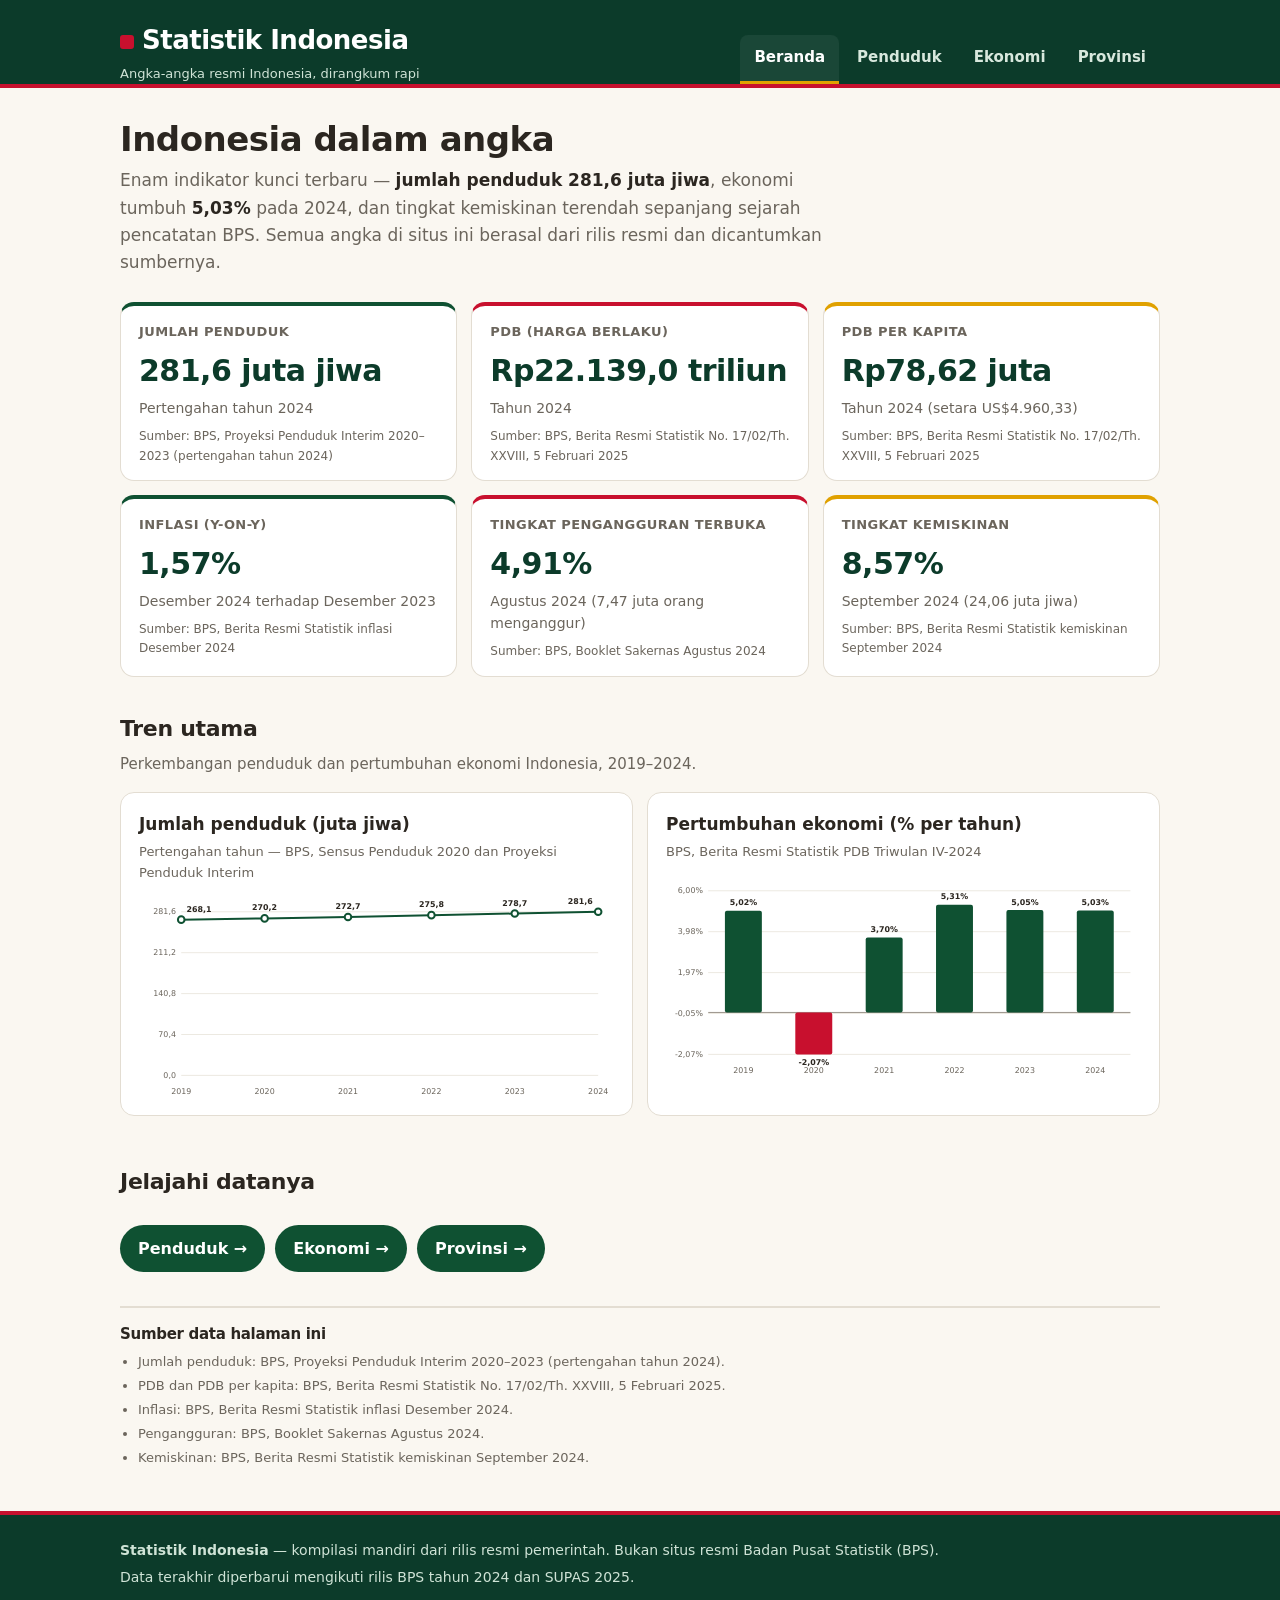
<file: app/index.html>
<!DOCTYPE html>
<html lang="id">
<head>
<meta charset="utf-8">
<meta name="viewport" content="width=device-width, initial-scale=1">
<title>Statistik Indonesia — Beranda</title>
<meta name="description" content="Dasbor indikator kunci Indonesia: penduduk, PDB, inflasi, pengangguran, dan kemiskinan, dari data resmi BPS.">
<link rel="stylesheet" href="style.css">
</head>
<body data-page="home">
<header class="site-header">
  <div class="header-inner">
    <a class="brand" href="index.html">
      <span class="brand-name"><span class="brand-mark"></span>Statistik Indonesia</span>
      <p class="brand-tag">Angka-angka resmi Indonesia, dirangkum rapi</p>
    </a>
    <nav class="site-nav" aria-label="Navigasi utama">
      <a href="index.html">Beranda</a>
      <a href="penduduk.html">Penduduk</a>
      <a href="ekonomi.html">Ekonomi</a>
      <a href="provinsi.html">Provinsi</a>
    </nav>
  </div>
</header>

<main class="wrap">
  <section class="hero">
    <h1>Indonesia dalam angka</h1>
    <p>Enam indikator kunci terbaru — <strong>jumlah penduduk 281,6 juta jiwa</strong>, ekonomi tumbuh <strong>5,03%</strong> pada 2024, dan tingkat kemiskinan terendah sepanjang sejarah pencatatan BPS. Semua angka di situs ini berasal dari rilis resmi dan dicantumkan sumbernya.</p>
  </section>

  <div class="kpi-grid" id="kpi-grid"></div>

  <h2>Tren utama</h2>
  <p class="section-note">Perkembangan penduduk dan pertumbuhan ekonomi Indonesia, 2019–2024.</p>
  <div class="chart-grid">
    <section class="panel">
      <h3>Jumlah penduduk (juta jiwa)</h3>
      <p class="panel-note">Pertengahan tahun — BPS, Sensus Penduduk 2020 dan Proyeksi Penduduk Interim</p>
      <div id="chart-population"></div>
    </section>
    <section class="panel">
      <h3>Pertumbuhan ekonomi (% per tahun)</h3>
      <p class="panel-note">BPS, Berita Resmi Statistik PDB Triwulan IV-2024</p>
      <div id="chart-growth"></div>
    </section>
  </div>

  <h2>Jelajahi datanya</h2>
  <div class="page-links">
    <a href="penduduk.html">Penduduk →</a>
    <a href="ekonomi.html">Ekonomi →</a>
    <a href="provinsi.html">Provinsi →</a>
  </div>

  <section class="sources">
    <h2>Sumber data halaman ini</h2>
    <ul>
      <li>Jumlah penduduk: BPS, Proyeksi Penduduk Interim 2020–2023 (pertengahan tahun 2024).</li>
      <li>PDB dan PDB per kapita: BPS, Berita Resmi Statistik No. 17/02/Th. XXVIII, 5 Februari 2025.</li>
      <li>Inflasi: BPS, Berita Resmi Statistik inflasi Desember 2024.</li>
      <li>Pengangguran: BPS, Booklet Sakernas Agustus 2024.</li>
      <li>Kemiskinan: BPS, Berita Resmi Statistik kemiskinan September 2024.</li>
    </ul>
  </section>
</main>

<footer class="site-footer">
  <div class="wrap">
    <p><strong>Statistik Indonesia</strong> — kompilasi mandiri dari rilis resmi pemerintah. Bukan situs resmi Badan Pusat Statistik (BPS).</p>
    <p>Data terakhir diperbarui mengikuti rilis BPS tahun 2024 dan SUPAS 2025.</p>
  </div>
</footer>

<script src="data.js"></script>
<script src="charts.js"></script>
<script src="main.js"></script>
<script>
(function () {
  var D = window.STATS_DATA;
  var host = document.getElementById("kpi-grid");
  if (!D || !host) return;
  var styles = ["", "red", "gold", "", "red", "gold"];
  host.innerHTML = D.INDICATORS.map(function (k, i) {
    return '<article class="kpi ' + styles[i % styles.length] + '">' +
      '<div class="kpi-label">' + k.label + '</div>' +
      '<div class="kpi-value">' + k.value + '</div>' +
      '<p class="kpi-detail">' + k.detail + '</p>' +
      '<p class="kpi-source">Sumber: ' + k.source + '</p>' +
      '</article>';
  }).join("");
})();
</script>
</body>
</html>
</file>
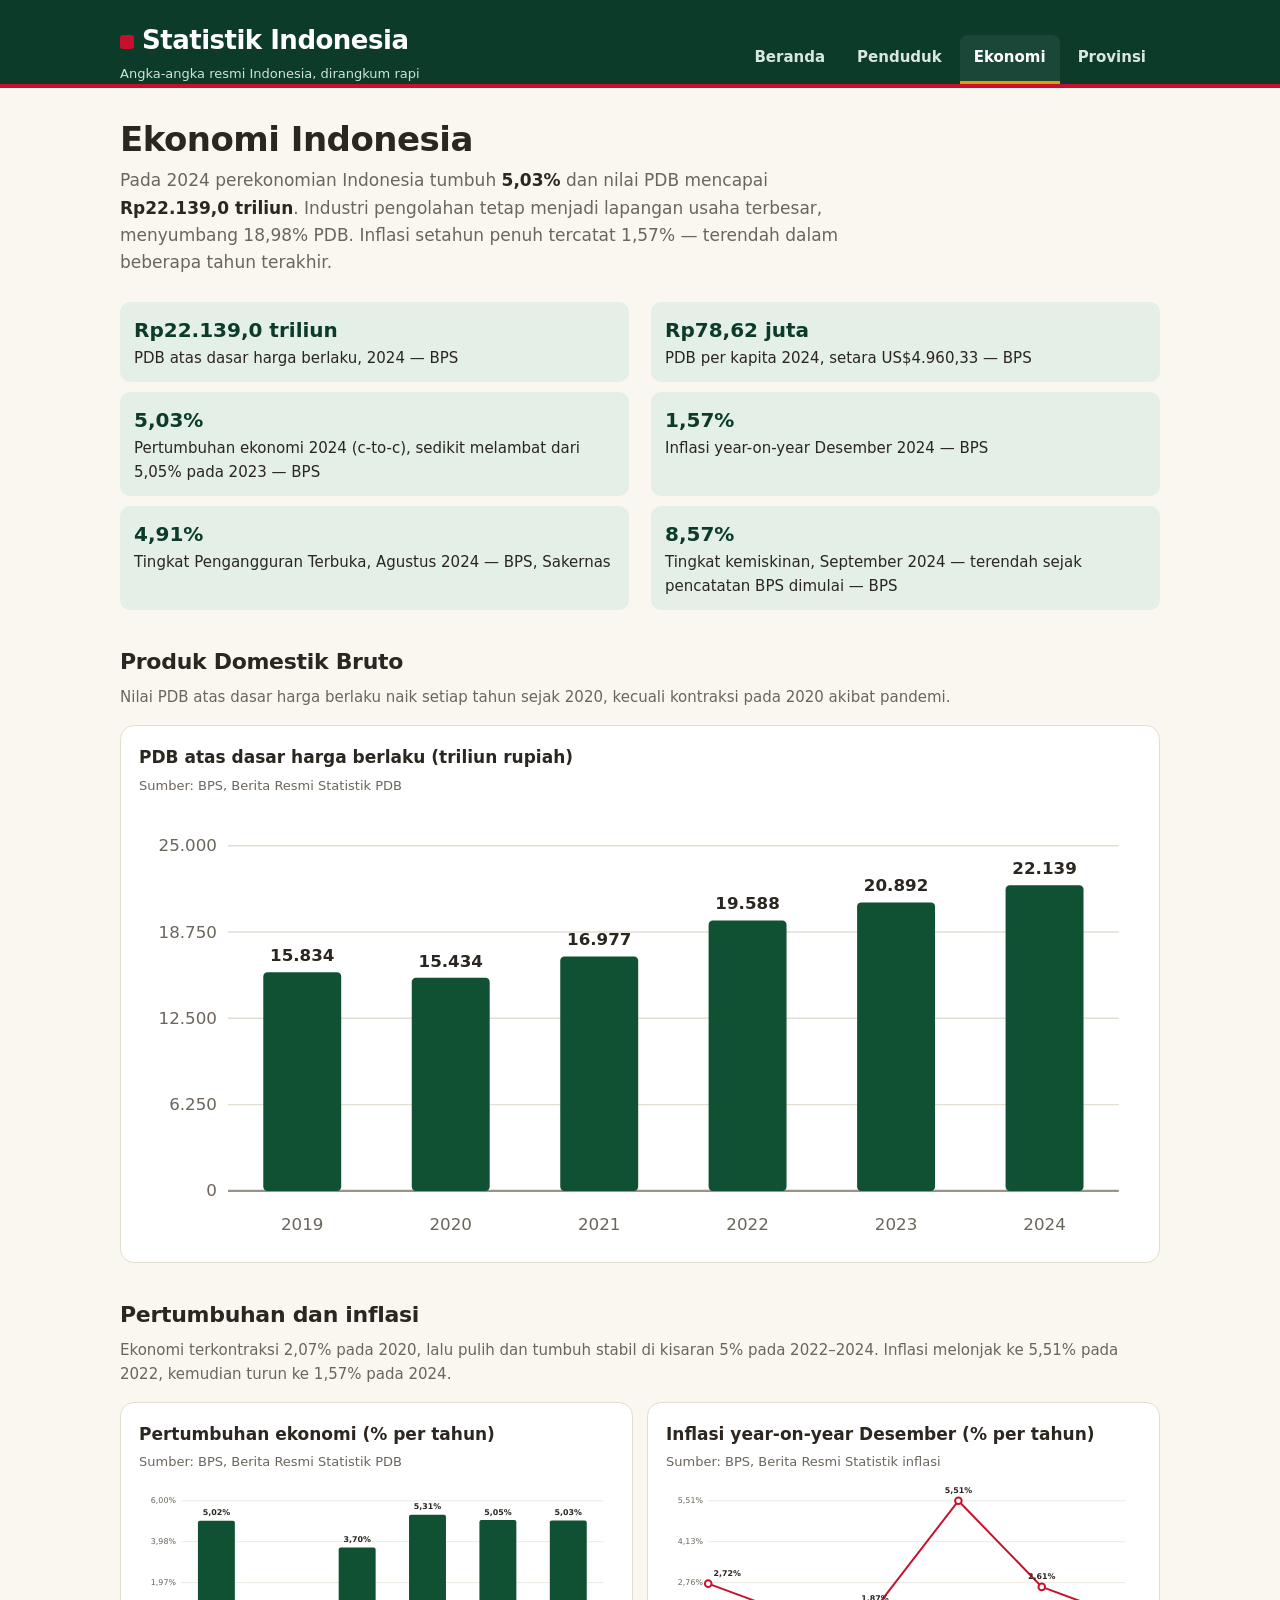
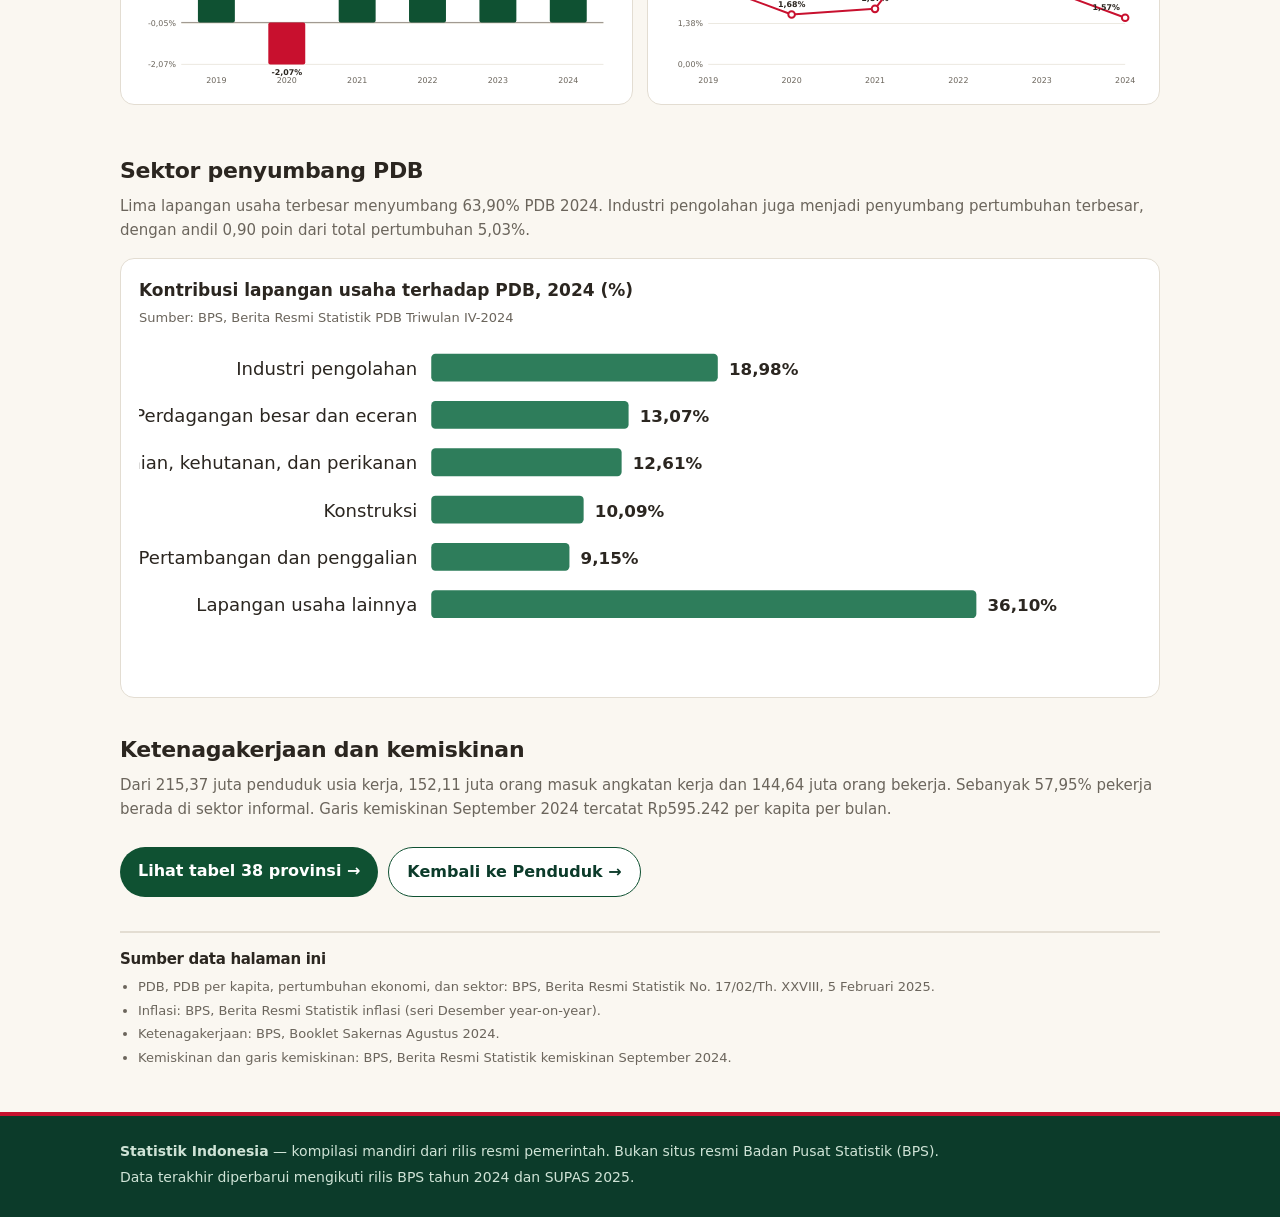
<file: app/ekonomi.html>
<!DOCTYPE html>
<html lang="id">
<head>
<meta charset="utf-8">
<meta name="viewport" content="width=device-width, initial-scale=1">
<title>Ekonomi — Statistik Indonesia</title>
<meta name="description" content="PDB Indonesia Rp22.139 triliun, pertumbuhan ekonomi 5,03 persen, inflasi 1,57 persen, dan sektor penyumbang PDB terbesar tahun 2024.">
<link rel="stylesheet" href="style.css">
</head>
<body data-page="ekonomi">
<header class="site-header">
  <div class="header-inner">
    <a class="brand" href="index.html">
      <span class="brand-name"><span class="brand-mark"></span>Statistik Indonesia</span>
      <p class="brand-tag">Angka-angka resmi Indonesia, dirangkum rapi</p>
    </a>
    <nav class="site-nav" aria-label="Navigasi utama">
      <a href="index.html">Beranda</a>
      <a href="penduduk.html">Penduduk</a>
      <a href="ekonomi.html">Ekonomi</a>
      <a href="provinsi.html">Provinsi</a>
    </nav>
  </div>
</header>

<main class="wrap">
  <section class="hero">
    <h1>Ekonomi Indonesia</h1>
    <p>Pada 2024 perekonomian Indonesia tumbuh <strong>5,03%</strong> dan nilai PDB mencapai <strong>Rp22.139,0 triliun</strong>. Industri pengolahan tetap menjadi lapangan usaha terbesar, menyumbang 18,98% PDB. Inflasi setahun penuh tercatat 1,57% — terendah dalam beberapa tahun terakhir.</p>
  </section>

  <ul class="fact-list">
    <li><strong>Rp22.139,0 triliun</strong>PDB atas dasar harga berlaku, 2024 — BPS</li>
    <li><strong>Rp78,62 juta</strong>PDB per kapita 2024, setara US$4.960,33 — BPS</li>
    <li><strong>5,03%</strong>Pertumbuhan ekonomi 2024 (c-to-c), sedikit melambat dari 5,05% pada 2023 — BPS</li>
    <li><strong>1,57%</strong>Inflasi year-on-year Desember 2024 — BPS</li>
    <li><strong>4,91%</strong>Tingkat Pengangguran Terbuka, Agustus 2024 — BPS, Sakernas</li>
    <li><strong>8,57%</strong>Tingkat kemiskinan, September 2024 — terendah sejak pencatatan BPS dimulai — BPS</li>
  </ul>

  <h2>Produk Domestik Bruto</h2>
  <p class="section-note">Nilai PDB atas dasar harga berlaku naik setiap tahun sejak 2020, kecuali kontraksi pada 2020 akibat pandemi.</p>
  <section class="panel">
    <h3>PDB atas dasar harga berlaku (triliun rupiah)</h3>
    <p class="panel-note">Sumber: BPS, Berita Resmi Statistik PDB</p>
    <div id="chart-gdp"></div>
  </section>

  <h2>Pertumbuhan dan inflasi</h2>
  <p class="section-note">Ekonomi terkontraksi 2,07% pada 2020, lalu pulih dan tumbuh stabil di kisaran 5% pada 2022–2024. Inflasi melonjak ke 5,51% pada 2022, kemudian turun ke 1,57% pada 2024.</p>
  <div class="chart-grid">
    <section class="panel">
      <h3>Pertumbuhan ekonomi (% per tahun)</h3>
      <p class="panel-note">Sumber: BPS, Berita Resmi Statistik PDB</p>
      <div id="chart-growth"></div>
    </section>
    <section class="panel">
      <h3>Inflasi year-on-year Desember (% per tahun)</h3>
      <p class="panel-note">Sumber: BPS, Berita Resmi Statistik inflasi</p>
      <div id="chart-inflation"></div>
    </section>
  </div>

  <h2>Sektor penyumbang PDB</h2>
  <p class="section-note">Lima lapangan usaha terbesar menyumbang 63,90% PDB 2024. Industri pengolahan juga menjadi penyumbang pertumbuhan terbesar, dengan andil 0,90 poin dari total pertumbuhan 5,03%.</p>
  <section class="panel">
    <h3>Kontribusi lapangan usaha terhadap PDB, 2024 (%)</h3>
    <p class="panel-note">Sumber: BPS, Berita Resmi Statistik PDB Triwulan IV-2024</p>
    <div id="chart-sectors"></div>
  </section>

  <h2>Ketenagakerjaan dan kemiskinan</h2>
  <p class="section-note">Dari 215,37 juta penduduk usia kerja, 152,11 juta orang masuk angkatan kerja dan 144,64 juta orang bekerja. Sebanyak 57,95% pekerja berada di sektor informal. Garis kemiskinan September 2024 tercatat Rp595.242 per kapita per bulan.</p>

  <div class="page-links">
    <a href="provinsi.html">Lihat tabel 38 provinsi →</a>
    <a class="ghost" href="penduduk.html">Kembali ke Penduduk →</a>
  </div>

  <section class="sources">
    <h2>Sumber data halaman ini</h2>
    <ul>
      <li>PDB, PDB per kapita, pertumbuhan ekonomi, dan sektor: BPS, Berita Resmi Statistik No. 17/02/Th. XXVIII, 5 Februari 2025.</li>
      <li>Inflasi: BPS, Berita Resmi Statistik inflasi (seri Desember year-on-year).</li>
      <li>Ketenagakerjaan: BPS, Booklet Sakernas Agustus 2024.</li>
      <li>Kemiskinan dan garis kemiskinan: BPS, Berita Resmi Statistik kemiskinan September 2024.</li>
    </ul>
  </section>
</main>

<footer class="site-footer">
  <div class="wrap">
    <p><strong>Statistik Indonesia</strong> — kompilasi mandiri dari rilis resmi pemerintah. Bukan situs resmi Badan Pusat Statistik (BPS).</p>
    <p>Data terakhir diperbarui mengikuti rilis BPS tahun 2024 dan SUPAS 2025.</p>
  </div>
</footer>

<script src="data.js"></script>
<script src="charts.js"></script>
<script src="main.js"></script>
</body>
</html>
</file>
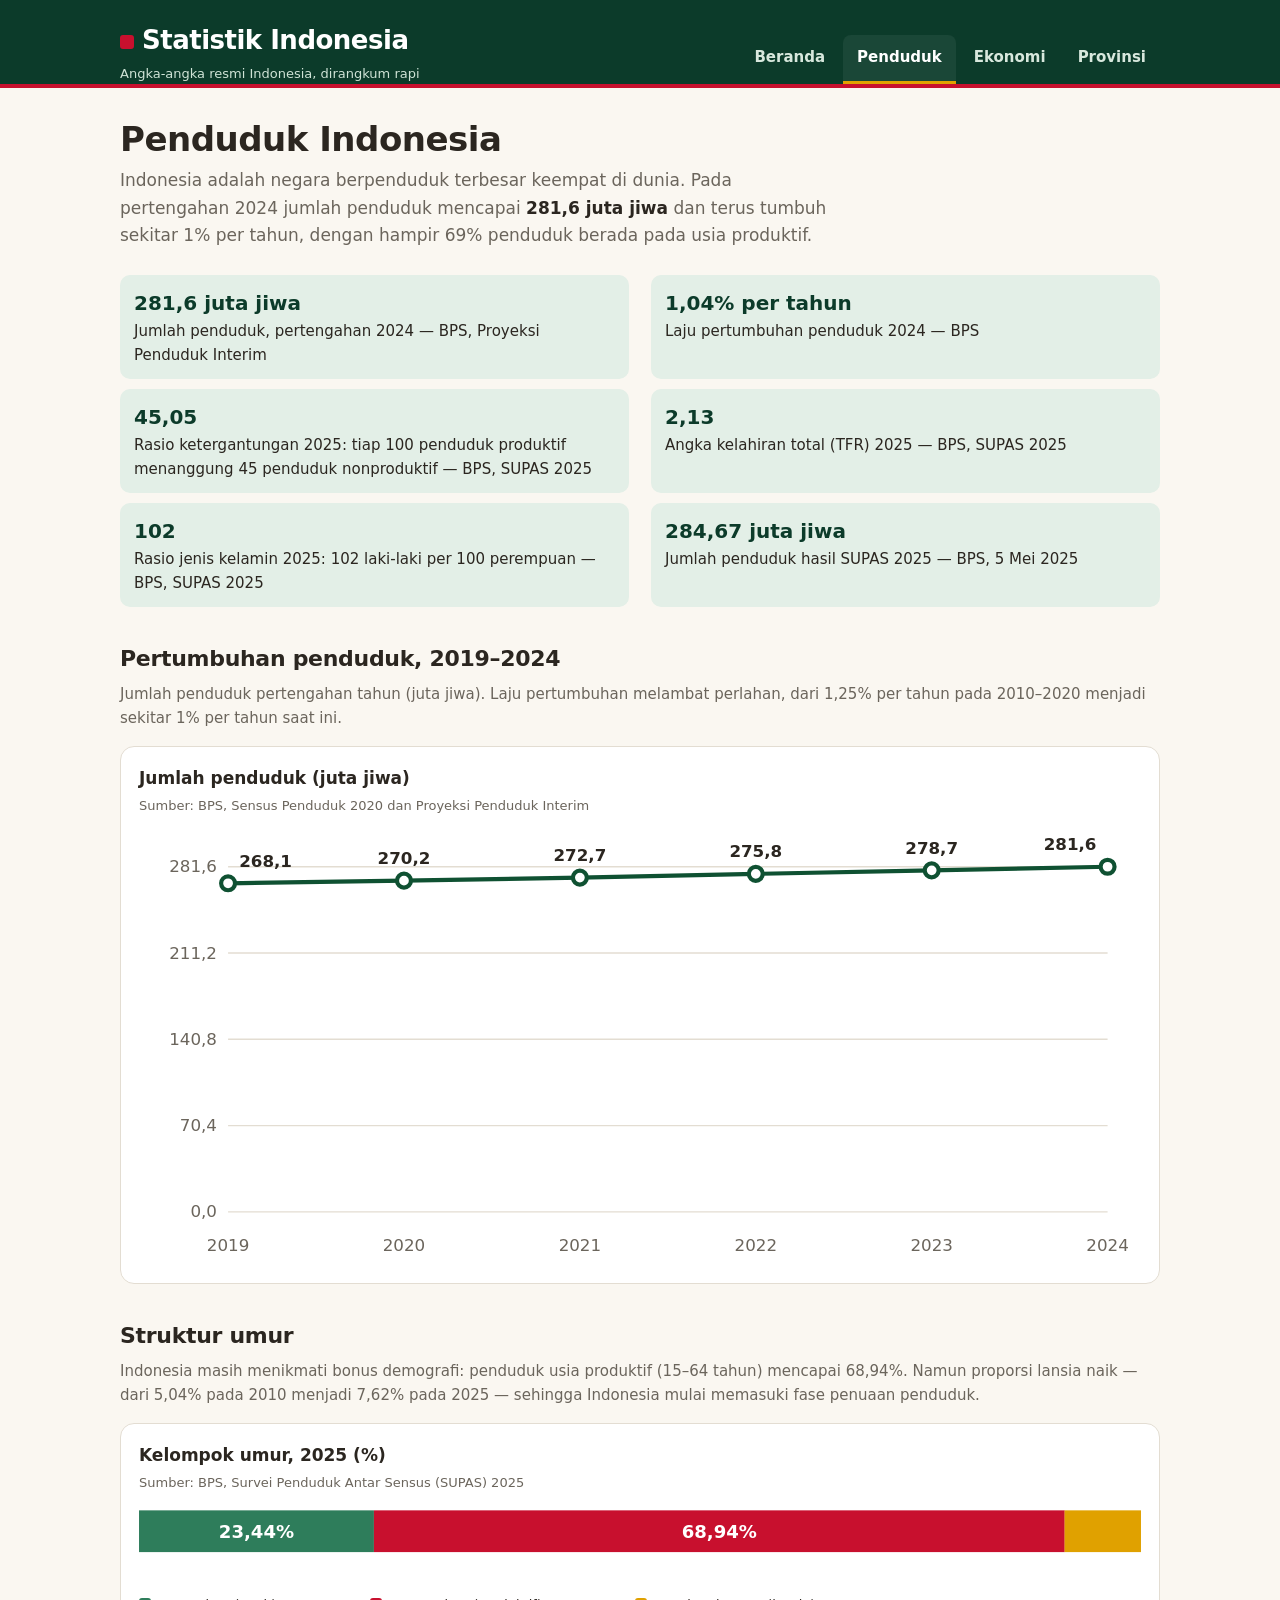
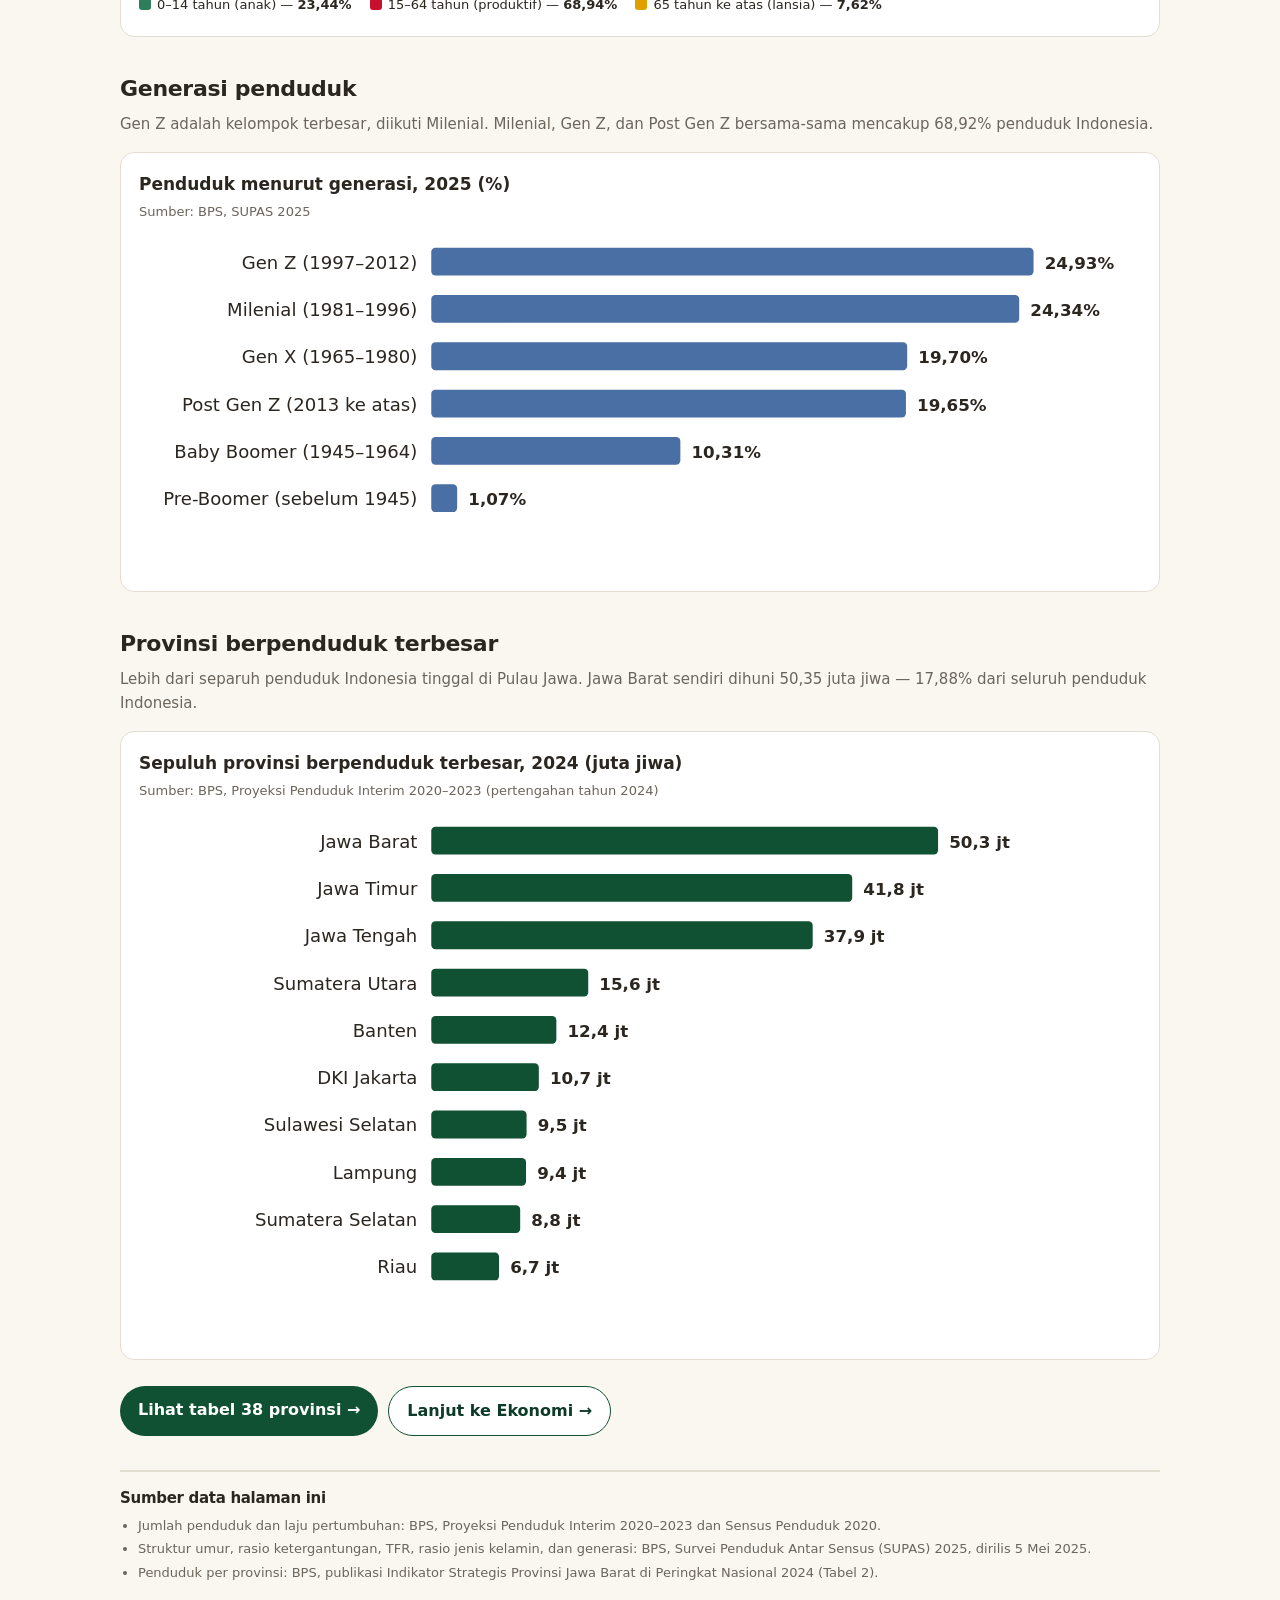
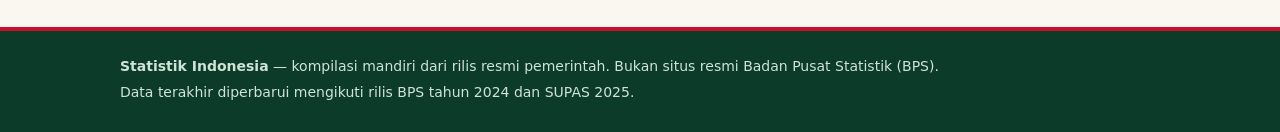
<file: app/penduduk.html>
<!DOCTYPE html>
<html lang="id">
<head>
<meta charset="utf-8">
<meta name="viewport" content="width=device-width, initial-scale=1">
<title>Penduduk — Statistik Indonesia</title>
<meta name="description" content="Jumlah penduduk Indonesia 281,6 juta jiwa, laju pertumbuhan, struktur umur, generasi, dan provinsi berpenduduk terbesar.">
<link rel="stylesheet" href="style.css">
</head>
<body data-page="penduduk">
<header class="site-header">
  <div class="header-inner">
    <a class="brand" href="index.html">
      <span class="brand-name"><span class="brand-mark"></span>Statistik Indonesia</span>
      <p class="brand-tag">Angka-angka resmi Indonesia, dirangkum rapi</p>
    </a>
    <nav class="site-nav" aria-label="Navigasi utama">
      <a href="index.html">Beranda</a>
      <a href="penduduk.html">Penduduk</a>
      <a href="ekonomi.html">Ekonomi</a>
      <a href="provinsi.html">Provinsi</a>
    </nav>
  </div>
</header>

<main class="wrap">
  <section class="hero">
    <h1>Penduduk Indonesia</h1>
    <p>Indonesia adalah negara berpenduduk terbesar keempat di dunia. Pada pertengahan 2024 jumlah penduduk mencapai <strong>281,6 juta jiwa</strong> dan terus tumbuh sekitar 1% per tahun, dengan hampir 69% penduduk berada pada usia produktif.</p>
  </section>

  <ul class="fact-list">
    <li><strong>281,6 juta jiwa</strong>Jumlah penduduk, pertengahan 2024 — BPS, Proyeksi Penduduk Interim</li>
    <li><strong>1,04% per tahun</strong>Laju pertumbuhan penduduk 2024 — BPS</li>
    <li><strong>45,05</strong>Rasio ketergantungan 2025: tiap 100 penduduk produktif menanggung 45 penduduk nonproduktif — BPS, SUPAS 2025</li>
    <li><strong>2,13</strong>Angka kelahiran total (TFR) 2025 — BPS, SUPAS 2025</li>
    <li><strong>102</strong>Rasio jenis kelamin 2025: 102 laki-laki per 100 perempuan — BPS, SUPAS 2025</li>
    <li><strong>284,67 juta jiwa</strong>Jumlah penduduk hasil SUPAS 2025 — BPS, 5 Mei 2025</li>
  </ul>

  <h2>Pertumbuhan penduduk, 2019–2024</h2>
  <p class="section-note">Jumlah penduduk pertengahan tahun (juta jiwa). Laju pertumbuhan melambat perlahan, dari 1,25% per tahun pada 2010–2020 menjadi sekitar 1% per tahun saat ini.</p>
  <section class="panel">
    <h3>Jumlah penduduk (juta jiwa)</h3>
    <p class="panel-note">Sumber: BPS, Sensus Penduduk 2020 dan Proyeksi Penduduk Interim</p>
    <div id="chart-population"></div>
  </section>

  <h2>Struktur umur</h2>
  <p class="section-note">Indonesia masih menikmati bonus demografi: penduduk usia produktif (15–64 tahun) mencapai 68,94%. Namun proporsi lansia naik — dari 5,04% pada 2010 menjadi 7,62% pada 2025 — sehingga Indonesia mulai memasuki fase penuaan penduduk.</p>
  <section class="panel">
    <h3>Kelompok umur, 2025 (%)</h3>
    <p class="panel-note">Sumber: BPS, Survei Penduduk Antar Sensus (SUPAS) 2025</p>
    <div id="chart-age"></div>
  </section>

  <h2>Generasi penduduk</h2>
  <p class="section-note">Gen Z adalah kelompok terbesar, diikuti Milenial. Milenial, Gen Z, dan Post Gen Z bersama-sama mencakup 68,92% penduduk Indonesia.</p>
  <section class="panel">
    <h3>Penduduk menurut generasi, 2025 (%)</h3>
    <p class="panel-note">Sumber: BPS, SUPAS 2025</p>
    <div id="chart-generations"></div>
  </section>

  <h2>Provinsi berpenduduk terbesar</h2>
  <p class="section-note">Lebih dari separuh penduduk Indonesia tinggal di Pulau Jawa. Jawa Barat sendiri dihuni 50,35 juta jiwa — 17,88% dari seluruh penduduk Indonesia.</p>
  <section class="panel">
    <h3>Sepuluh provinsi berpenduduk terbesar, 2024 (juta jiwa)</h3>
    <p class="panel-note">Sumber: BPS, Proyeksi Penduduk Interim 2020–2023 (pertengahan tahun 2024)</p>
    <div id="chart-top-provinces"></div>
  </section>

  <div class="page-links">
    <a href="provinsi.html">Lihat tabel 38 provinsi →</a>
    <a class="ghost" href="ekonomi.html">Lanjut ke Ekonomi →</a>
  </div>

  <section class="sources">
    <h2>Sumber data halaman ini</h2>
    <ul>
      <li>Jumlah penduduk dan laju pertumbuhan: BPS, Proyeksi Penduduk Interim 2020–2023 dan Sensus Penduduk 2020.</li>
      <li>Struktur umur, rasio ketergantungan, TFR, rasio jenis kelamin, dan generasi: BPS, Survei Penduduk Antar Sensus (SUPAS) 2025, dirilis 5 Mei 2025.</li>
      <li>Penduduk per provinsi: BPS, publikasi Indikator Strategis Provinsi Jawa Barat di Peringkat Nasional 2024 (Tabel 2).</li>
    </ul>
  </section>
</main>

<footer class="site-footer">
  <div class="wrap">
    <p><strong>Statistik Indonesia</strong> — kompilasi mandiri dari rilis resmi pemerintah. Bukan situs resmi Badan Pusat Statistik (BPS).</p>
    <p>Data terakhir diperbarui mengikuti rilis BPS tahun 2024 dan SUPAS 2025.</p>
  </div>
</footer>

<script src="data.js"></script>
<script src="charts.js"></script>
<script src="main.js"></script>
</body>
</html>
</file>
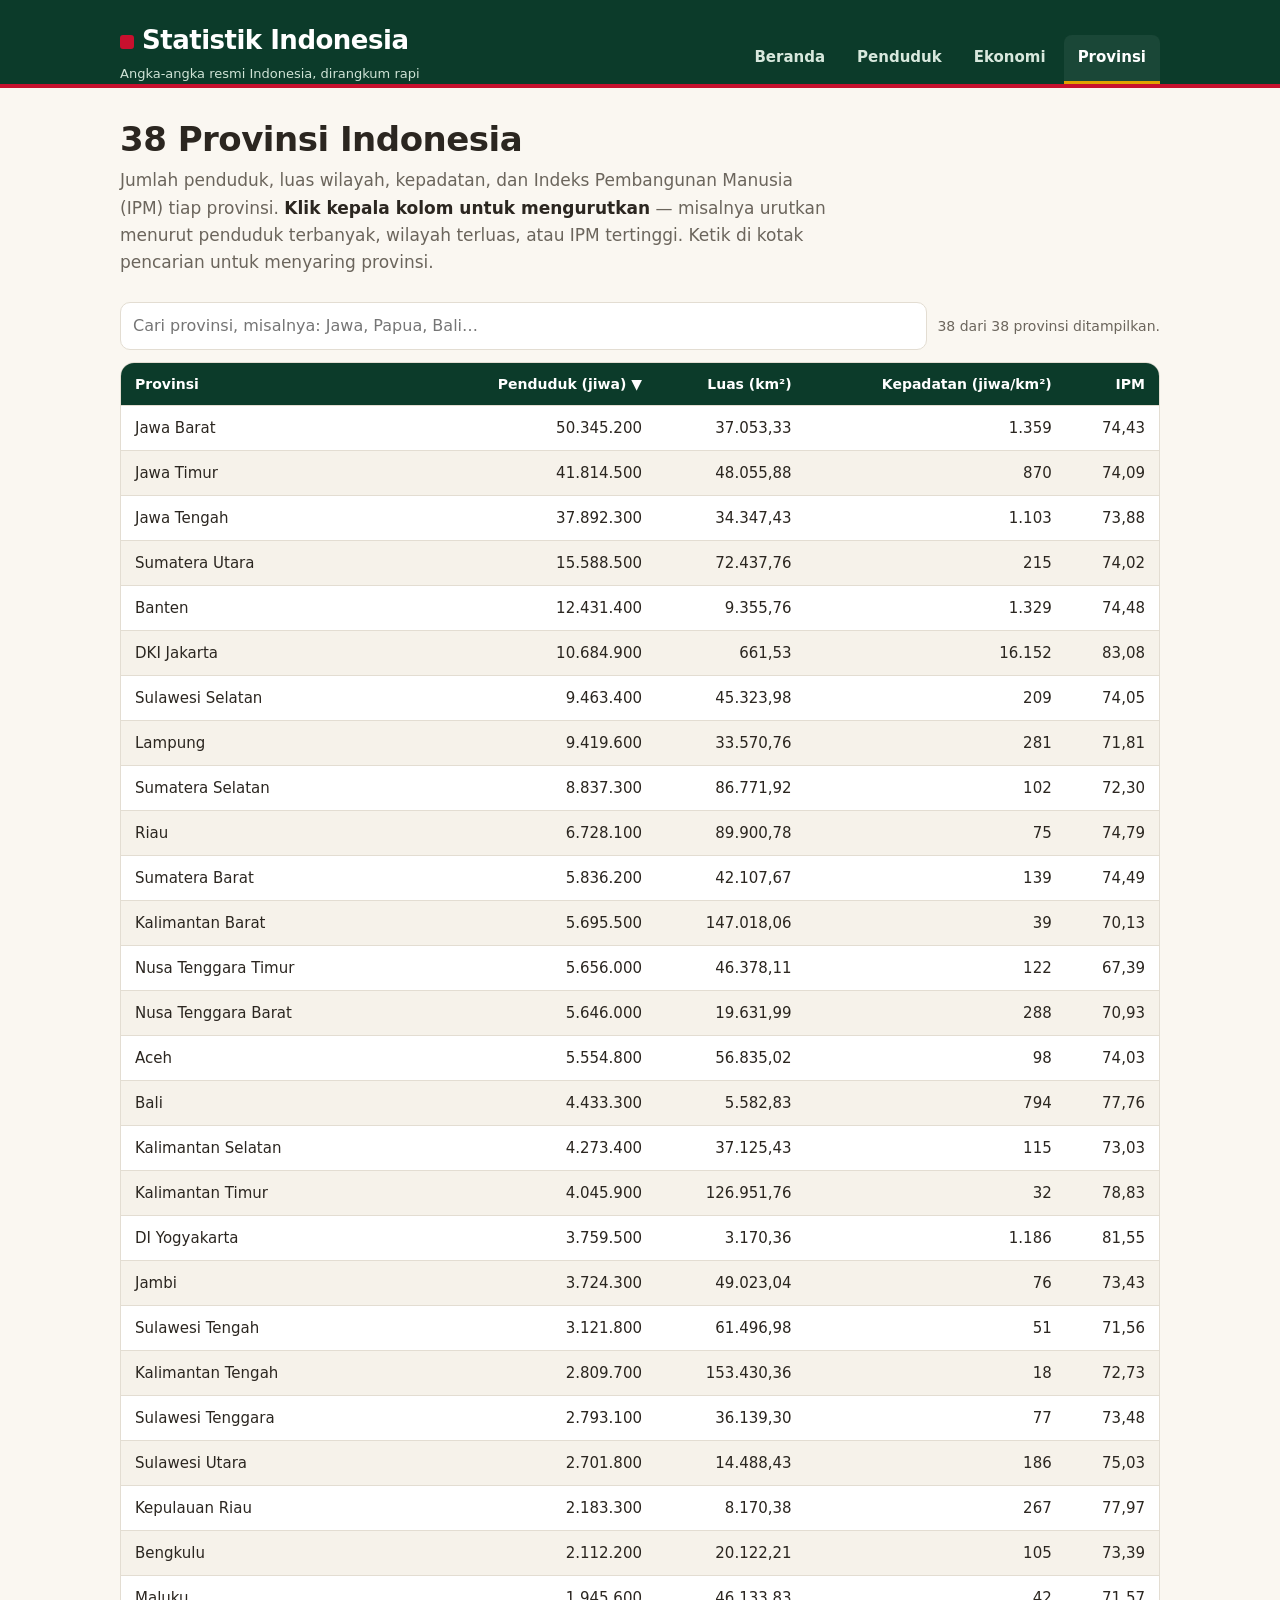
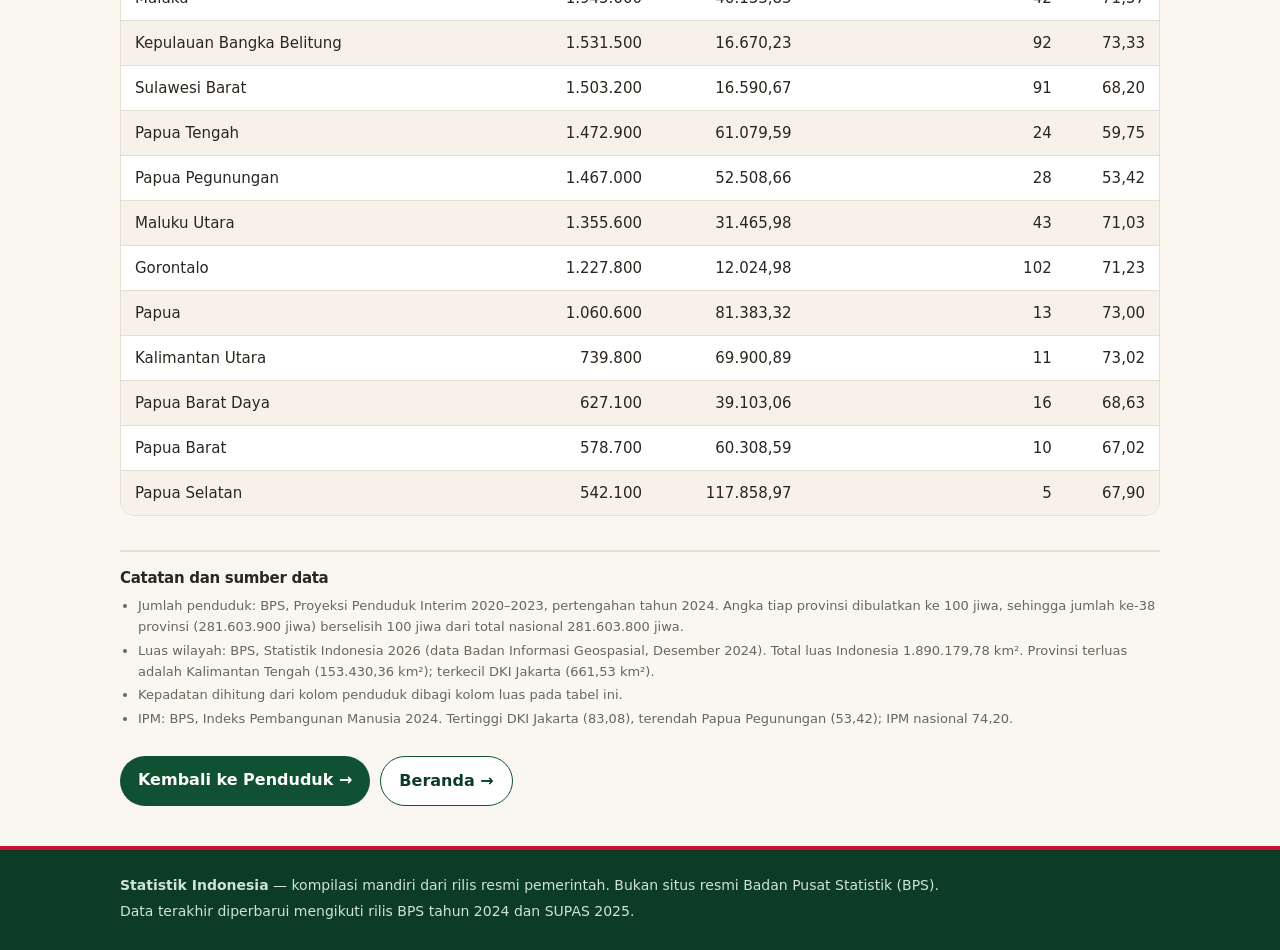
<file: app/provinsi.html>
<!DOCTYPE html>
<html lang="id">
<head>
<meta charset="utf-8">
<meta name="viewport" content="width=device-width, initial-scale=1">
<title>Provinsi — Statistik Indonesia</title>
<meta name="description" content="Tabel 38 provinsi Indonesia: jumlah penduduk, luas wilayah, kepadatan, dan IPM 2024. Klik kepala kolom untuk mengurutkan.">
<link rel="stylesheet" href="style.css">
</head>
<body data-page="provinsi">
<header class="site-header">
  <div class="header-inner">
    <a class="brand" href="index.html">
      <span class="brand-name"><span class="brand-mark"></span>Statistik Indonesia</span>
      <p class="brand-tag">Angka-angka resmi Indonesia, dirangkum rapi</p>
    </a>
    <nav class="site-nav" aria-label="Navigasi utama">
      <a href="index.html">Beranda</a>
      <a href="penduduk.html">Penduduk</a>
      <a href="ekonomi.html">Ekonomi</a>
      <a href="provinsi.html">Provinsi</a>
    </nav>
  </div>
</header>

<main class="wrap">
  <section class="hero">
    <h1>38 Provinsi Indonesia</h1>
    <p>Jumlah penduduk, luas wilayah, kepadatan, dan Indeks Pembangunan Manusia (IPM) tiap provinsi. <strong>Klik kepala kolom untuk mengurutkan</strong> — misalnya urutkan menurut penduduk terbanyak, wilayah terluas, atau IPM tertinggi. Ketik di kotak pencarian untuk menyaring provinsi.</p>
  </section>

  <div class="table-tools">
    <input type="search" id="province-filter" placeholder="Cari provinsi, misalnya: Jawa, Papua, Bali…" aria-label="Cari provinsi">
    <span id="province-count">38 dari 38 provinsi ditampilkan.</span>
  </div>

  <div class="table-scroll">
    <table id="province-table">
      <thead>
        <tr>
          <th data-key="name" aria-sort="none">Provinsi</th>
          <th data-key="population" class="num" aria-sort="descending">Penduduk (jiwa)</th>
          <th data-key="area" class="num" aria-sort="none">Luas (km²)</th>
          <th data-key="density" class="num" aria-sort="none">Kepadatan (jiwa/km²)</th>
          <th data-key="ipm" class="num" aria-sort="none">IPM</th>
        </tr>
      </thead>
      <tbody></tbody>
    </table>
  </div>

  <section class="sources">
    <h2>Catatan dan sumber data</h2>
    <ul>
      <li>Jumlah penduduk: BPS, Proyeksi Penduduk Interim 2020–2023, pertengahan tahun 2024. Angka tiap provinsi dibulatkan ke 100 jiwa, sehingga jumlah ke-38 provinsi (281.603.900 jiwa) berselisih 100 jiwa dari total nasional 281.603.800 jiwa.</li>
      <li>Luas wilayah: BPS, Statistik Indonesia 2026 (data Badan Informasi Geospasial, Desember 2024). Total luas Indonesia 1.890.179,78 km². Provinsi terluas adalah Kalimantan Tengah (153.430,36 km²); terkecil DKI Jakarta (661,53 km²).</li>
      <li>Kepadatan dihitung dari kolom penduduk dibagi kolom luas pada tabel ini.</li>
      <li>IPM: BPS, Indeks Pembangunan Manusia 2024. Tertinggi DKI Jakarta (83,08), terendah Papua Pegunungan (53,42); IPM nasional 74,20.</li>
    </ul>
  </section>

  <div class="page-links">
    <a href="penduduk.html">Kembali ke Penduduk →</a>
    <a class="ghost" href="index.html">Beranda →</a>
  </div>
</main>

<footer class="site-footer">
  <div class="wrap">
    <p><strong>Statistik Indonesia</strong> — kompilasi mandiri dari rilis resmi pemerintah. Bukan situs resmi Badan Pusat Statistik (BPS).</p>
    <p>Data terakhir diperbarui mengikuti rilis BPS tahun 2024 dan SUPAS 2025.</p>
  </div>
</footer>

<script src="data.js"></script>
<script src="charts.js"></script>
<script src="main.js"></script>
</body>
</html>
</file>
<file: app/style.css>
/* style.css — Tampilan "Statistik Indonesia".
   Desain orisinal: hijau tua + aksen merah bendera di atas latar kertas hangat.
   System font stack, tanpa font web. Responsif: kartu menyusun ulang di HP. */

:root {
  --green-900: #0c3b2a;
  --green-700: #0f5132;
  --green-500: #2e7d5b;
  --green-100: #e3efe7;
  --red: #c8102e;
  --gold: #e0a100;
  --paper: #faf7f1;
  --card: #ffffff;
  --ink: #2b2620;
  --muted: #6b655c;
  --line: #e3ddd2;
  --radius: 14px;
}

* { box-sizing: border-box; }

html { scroll-behavior: smooth; }

body {
  margin: 0;
  background: var(--paper);
  color: var(--ink);
  font-family: system-ui, -apple-system, "Segoe UI", Roboto, "Helvetica Neue", Arial, sans-serif;
  font-size: 16px;
  line-height: 1.6;
}

/* ---------- Kepala situs ---------- */
.site-header {
  background: var(--green-900);
  color: #fff;
  padding: 0 0 0;
  border-bottom: 4px solid var(--red);
}

.header-inner {
  max-width: 1080px;
  margin: 0 auto;
  padding: 20px 20px 0;
  display: flex;
  flex-wrap: wrap;
  align-items: flex-end;
  justify-content: space-between;
  gap: 12px;
}

.brand { text-decoration: none; color: #fff; }
.brand-mark {
  display: inline-block;
  width: 14px; height: 14px;
  background: var(--red);
  border-radius: 3px;
  margin-right: 8px;
  vertical-align: baseline;
}
.brand-name { font-size: 26px; font-weight: 800; letter-spacing: -0.5px; }
.brand-tag {
  margin: 2px 0 0;
  font-size: 13px;
  color: #cfe3d6;
}

.site-nav {
  display: flex;
  flex-wrap: wrap;
  gap: 4px;
  padding-bottom: 0;
}
.site-nav a {
  display: inline-block;
  padding: 10px 14px 12px;
  color: #d8e8dd;
  text-decoration: none;
  font-weight: 600;
  font-size: 15px;
  border-bottom: 3px solid transparent;
}
.site-nav a:hover { color: #fff; }
.site-nav a[aria-current="page"] {
  color: #fff;
  border-bottom-color: var(--gold);
  background: rgba(255, 255, 255, 0.06);
  border-radius: 8px 8px 0 0;
}

/* ---------- Isi ---------- */
.wrap { max-width: 1080px; margin: 0 auto; padding: 28px 20px 40px; }

.hero { margin: 4px 0 26px; }
.hero h1 { font-size: 34px; line-height: 1.15; margin: 0 0 8px; letter-spacing: -0.5px; }
.hero p { margin: 0; color: var(--muted); font-size: 17px; max-width: 720px; }
.hero p strong { color: var(--ink); }

h2 { font-size: 22px; margin: 34px 0 6px; letter-spacing: -0.3px; }
h3 { font-size: 18px; margin: 0 0 4px; }
.section-note { color: var(--muted); margin: 0 0 16px; font-size: 15px; }

/* Kartu indikator */
.kpi-grid {
  display: grid;
  grid-template-columns: repeat(3, 1fr);
  gap: 14px;
  margin: 20px 0 8px;
}
.kpi {
  background: var(--card);
  border: 1px solid var(--line);
  border-top: 4px solid var(--green-700);
  border-radius: var(--radius);
  padding: 16px 18px 14px;
}
.kpi.red { border-top-color: var(--red); }
.kpi.gold { border-top-color: var(--gold); }
.kpi-label { font-size: 13px; font-weight: 700; text-transform: uppercase; letter-spacing: 0.4px; color: var(--muted); }
.kpi-value { font-size: 30px; font-weight: 800; letter-spacing: -0.5px; margin: 4px 0 2px; color: var(--green-900); }
.kpi-detail { font-size: 14px; color: var(--muted); margin: 0 0 8px; }
.kpi-source { font-size: 12px; color: var(--muted); margin: 0; }

/* Panel grafik */
.chart-grid { display: grid; grid-template-columns: 1fr 1fr; gap: 14px; }
.panel {
  background: var(--card);
  border: 1px solid var(--line);
  border-radius: var(--radius);
  padding: 18px 18px 12px;
  margin: 0 0 14px;
}
.panel.wide { grid-column: 1 / -1; }
.panel h3 { font-size: 17px; }
.panel .panel-note { font-size: 13px; color: var(--muted); margin: 0 0 8px; }
.panel svg { width: 100%; height: auto; display: block; }

/* Legenda grafik tumpuk */
.legend { display: flex; flex-wrap: wrap; gap: 6px 18px; margin: 4px 0 8px; font-size: 13px; }
.legend-item { white-space: nowrap; }
.legend-swatch {
  display: inline-block;
  width: 12px; height: 12px;
  border-radius: 3px;
  margin-right: 6px;
  vertical-align: -1px;
}

/* Fakta singkat */
.fact-list {
  display: grid;
  grid-template-columns: repeat(2, 1fr);
  gap: 10px 22px;
  margin: 0;
  padding: 0;
  list-style: none;
}
.fact-list li {
  background: var(--green-100);
  border-radius: 10px;
  padding: 12px 14px;
  font-size: 15px;
}
.fact-list li strong { display: block; font-size: 20px; color: var(--green-900); }

/* Tautan antar halaman */
.page-links {
  display: flex;
  flex-wrap: wrap;
  gap: 10px;
  margin: 26px 0 0;
}
.page-links a {
  display: inline-block;
  background: var(--green-700);
  color: #fff;
  text-decoration: none;
  font-weight: 700;
  padding: 11px 18px;
  border-radius: 999px;
}
.page-links a:hover { background: var(--green-900); }
.page-links a.ghost { background: var(--card); color: var(--green-900); border: 1.5px solid var(--green-700); }

/* Tabel provinsi */
.table-tools {
  display: flex;
  flex-wrap: wrap;
  gap: 10px;
  align-items: center;
  margin: 0 0 12px;
}
.table-tools input {
  flex: 1 1 240px;
  padding: 10px 12px;
  font: inherit;
  border: 1.5px solid var(--line);
  border-radius: 10px;
  background: var(--card);
}
.table-tools input:focus { outline: 2px solid var(--green-500); border-color: var(--green-500); }
#province-count { font-size: 14px; color: var(--muted); }

.table-scroll { overflow-x: auto; border: 1px solid var(--line); border-radius: var(--radius); background: var(--card); }
table { width: 100%; border-collapse: collapse; font-size: 15px; }
th, td { padding: 10px 14px; text-align: left; border-bottom: 1px solid var(--line); }
tbody tr:last-child td { border-bottom: none; }
tbody tr:nth-child(even) { background: #f6f2ea; }
th {
  background: var(--green-900);
  color: #fff;
  font-size: 14px;
  white-space: nowrap;
  cursor: pointer;
  user-select: none;
}
th[data-key]:hover { background: var(--green-700); }
th[aria-sort="ascending"]::after { content: " ▲"; }
th[aria-sort="descending"]::after { content: " ▼"; }
td.num, th.num { text-align: right; font-variant-numeric: tabular-nums; }

/* Catatan sumber */
.sources {
  margin-top: 34px;
  border-top: 2px solid var(--line);
  padding-top: 14px;
  font-size: 13px;
  color: var(--muted);
}
.sources h2 { font-size: 15px; margin: 0 0 6px; color: var(--ink); }
.sources ul { margin: 0; padding-left: 18px; }
.sources li { margin-bottom: 3px; }

.site-footer {
  border-top: 4px solid var(--red);
  background: var(--green-900);
  color: #cfe3d6;
  font-size: 14px;
}
.site-footer .wrap { padding-top: 20px; padding-bottom: 24px; }
.site-footer p { margin: 4px 0; }

/* ---------- Responsif ---------- */
@media (max-width: 760px) {
  .kpi-grid { grid-template-columns: 1fr 1fr; }
  .chart-grid { grid-template-columns: 1fr; }
  .fact-list { grid-template-columns: 1fr; }
  .hero h1 { font-size: 27px; }
  .kpi-value { font-size: 24px; }
  .brand-name { font-size: 22px; }
  .site-nav a { padding: 8px 10px 10px; font-size: 14px; }
}
@media (max-width: 480px) {
  .kpi-grid { grid-template-columns: 1fr; }
  body { font-size: 15px; }
}
</file>
